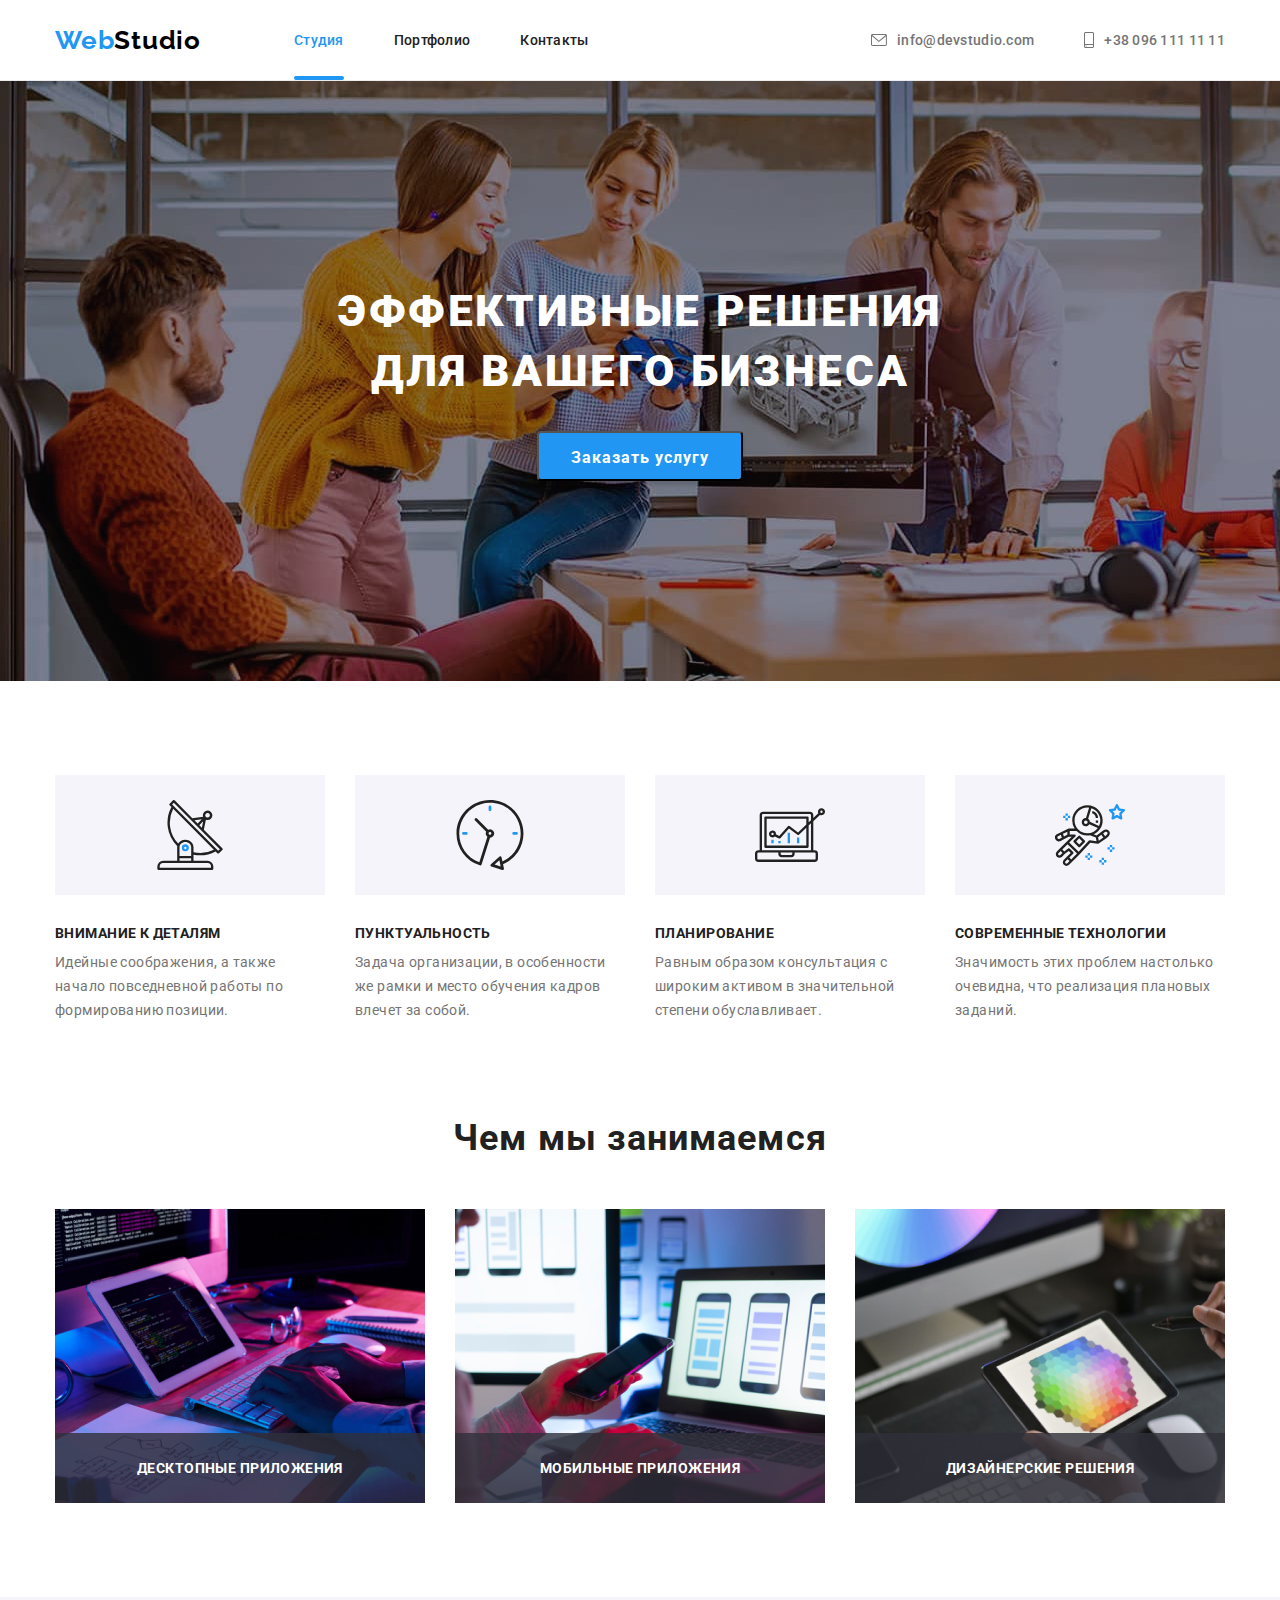
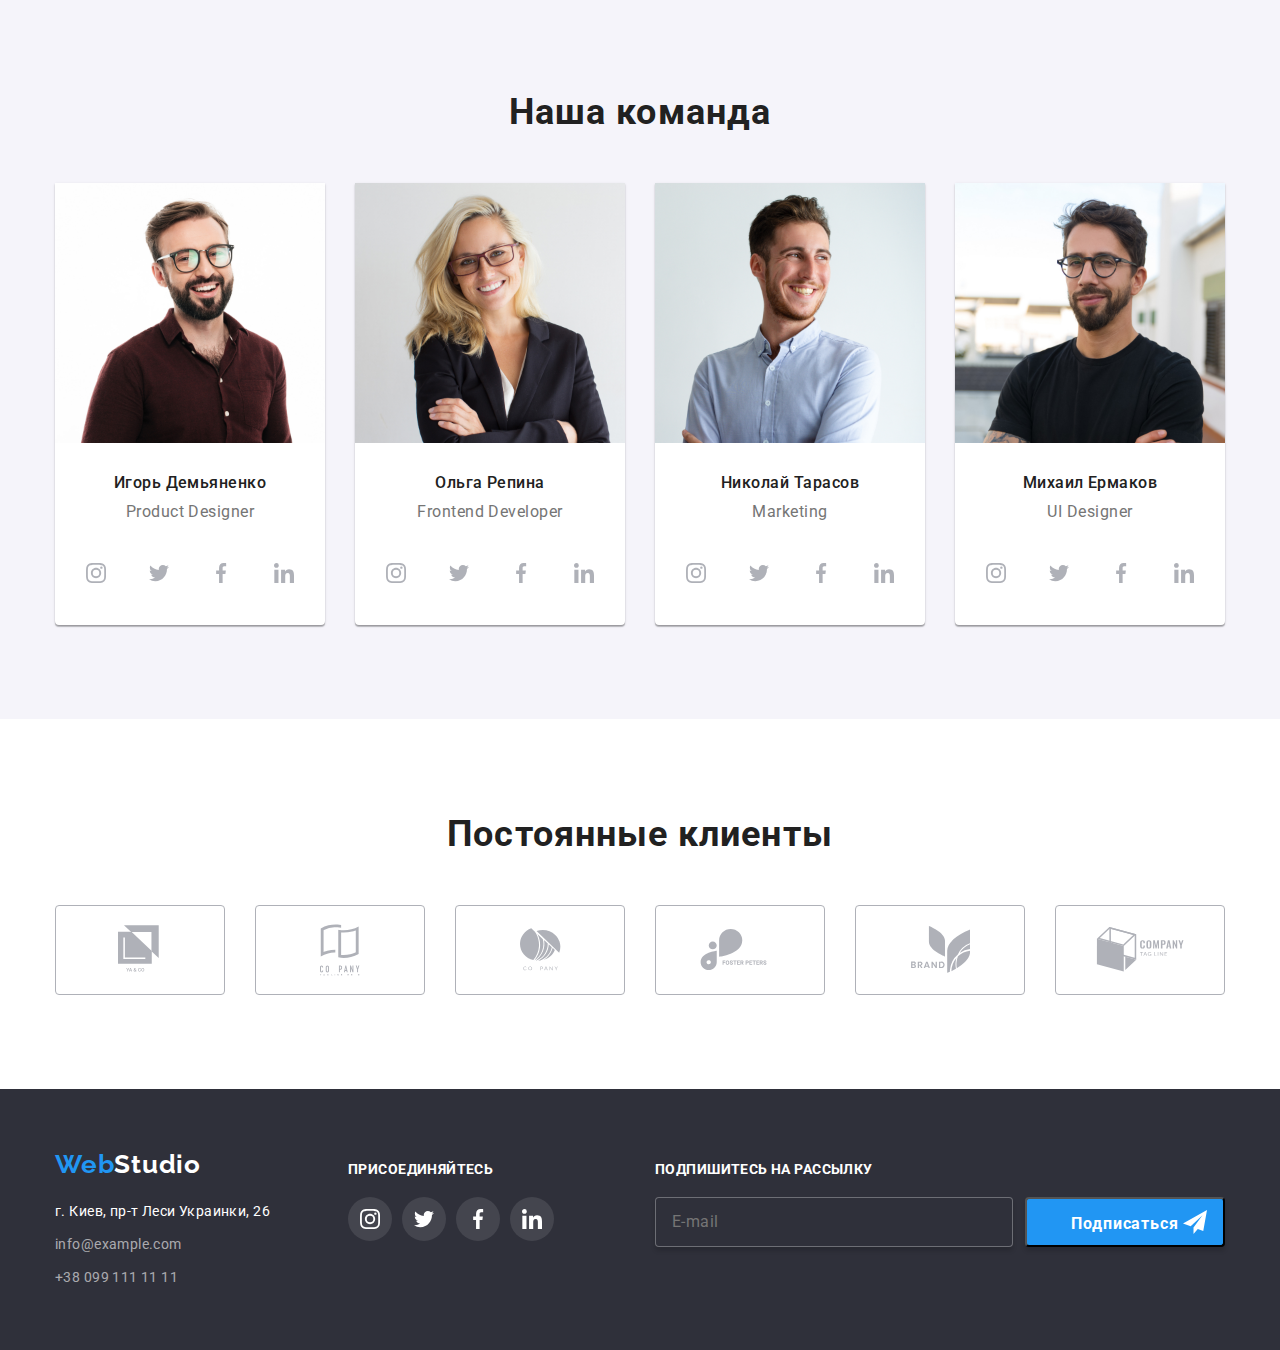
<file: index.html>
<!DOCTYPE html>
<html lang="ru">

<head>
    <meta charset="UTF-8">
    <meta name="viewport" content="width=device-width, initial-scale=1.0">
    <title>Web-studio</title>
    <link rel="stylesheet" href="https://cdnjs.cloudflare.com/ajax/libs/modern-normalize/1.0.0/modern-normalize.min.css">
    <link rel="preconnect" href="https://fonts.gstatic.com">
<link href="https://fonts.googleapis.com/css2?family=Raleway:wght@700&family=Roboto:wght@400;500;700;900&display=swap" rel="stylesheet">
<link rel="stylesheet" href="./css/main.min.css">

</head>

<body>
    <header class="header">
        <div class="container">
       
           <a href="./index.html" class="logo">Web<span class="accent-white">Studio</span></a>
            <nav class="navigation">        
            <ul class="navigation-list">
                <li class="navigation-list-item"><a class="navigation-list-link current" href="#">Студия</a></li>
                <li class="navigation-list-item"><a class="navigation-list-link" href="./portfolio.html">Портфолио</a></li>
                <li class="navigation-list-item"><a class="navigation-list-link" href="#">Контакты</a></li>
            </ul>
        </nav>
        <address class="address-link">
            <ul class="contacts-head-list">
                 <li class="contacts-head-item">  <a class=" contacts-head-link mail" href="mailto:info@devstudio.com">
                     <svg class="contacts-icon" width="16" height="12">
                         <use href=./images/sprite.svg#icon-envelope></use>
                     </svg>
            <p>  info@devstudio.com</p></a>
                </li>
       
                <li class="contacts-head-item">  <a class="contacts-head-link tel" href="tel:+380961111111">
                            <svg class="contacts-icon" width="10" height="16">
                    <use href=./images/sprite.svg#icon-smartphone></use></svg>
                <p> +38 096 111 11 11</p></a></li>
            </ul>
        </address>
    </div>   
    </header>
<main>
    <!--Hero-->
    <section class="hero">
        <div class="container">
        <h1 class="main-title">Эффективные решения<br/> для вашего бизнеса</h1>
        <div class="button-container" >
        <button class="mdlbutton" data-modal-open>Заказать услугу</button>
    </div> 
</div>
    </section>
    <!--About-->
    <section class="about">  
        <div class="container">
        <h2 class="visually-hidden">О нас</h2>
        
        <ul class="about-list">

           
            <li class="about-list-item">
                <div class="poster">
                <svg class="poster-icon" width="70" height="70">
                    <use href=./images/sprite.svg#icon-antenna></use>
                </svg></div>   
            <h3 class="title-about-list">Внимание к деталям</h3>
                <p class="about-text">Идейные соображения, а также начало повседневной работы по формированию позиции.</p>
            </li>    
            <li class="about-list-item">
                <div class="poster">
                <svg class="poster-icon" width="70" height="70">
                    <use href=./images/sprite.svg#icon-clock></use>
                </svg></div>
                <h3 class="title-about-list">Пунктуальность</h3>
                <p class="about-text">Задача организации, в особенности же рамки и место обучения кадров влечет за собой.</p>
        
            </li>
            <li class="about-list-item">
                <div class="poster">
                <svg class="poster-icon" width="70" height="70">
                    <use href=./images/sprite.svg#icon-diagram></use>
                </svg></div>
                <h3 class="title-about-list">Планирование</h3>
            <p class="about-text">Равным образом консультация с широким активом в значительной степени обуславливает.</p>
        </li>
            <li class="about-list-item">
                <div class="poster">
                <svg class="poster-icon" width="70" height="70">
                    <use href=./images/sprite.svg#icon-astronaut></use>
                </svg></div>
                <h3 class="title-about-list">Современные технологии</h3>
            <p class="about-text">Значимость этих проблем настолько очевидна, что реализация плановых заданий.</p>
        </li>
        </ul>
    </div>
    </section>

<!--Our job-->
<section class="our-job">
    <div class="container">
<h2 class="title">Чем мы занимаемся</h2>
<ul class="list-our-job">
    <li class="list-our-job-item">
        <img src="./images/img1.jpg" alt="работа над алгоритмом" width="370" height="294"/>
        <div class="description"><p class="description-text">  Десктопные приложения
        </p></div> 
    </li>
    <li class="list-our-job-item">
        <img src="./images/img2.jpg" alt="разработка мобильного приложения" width="370" height="294"/>
        <div class="description"><p class="description-text">Мобильные приложения
        </p></div> 
    </li>
    <li class="list-our-job-item">
        <img src="./images/img3.jpg" alt="работа над цветом" width="370" height="294"/>
        <div class="description"><p class="description-text">Дизайнерские решения
        </p></div> 
    </li>
</ul>
</div> 
</section> 
<!--employees-->
<section class="employee">
    <div class="container">
    <h2 class="title">Наша команда</h2>
    <ul class="employee-list">
        <li class="employee-list-item">
            <img class="employee-list-img"
            src="./images/img4.jpg" alt="мужчина" width="270" height="260"/>
            <h3 class="employee-list-name">Игорь Демьяненко</h3>
            <p class="employee-list-prof" lang="en">Product Designer</p>
            <ul class="social-list">
                <li class="social-list-item">
                    <a class="social-list-link" href=""><svg class="social-list-icon" width="20" height="20">

                     <use href=./images/sprite.svg#icon-instagram></use>
                    </svg></a>
                </li>
                <li class="social-list-item">


                        <a class="social-list-link" href=""><svg class="social-list-icon" width="20" height="20">

                            <use href=./images/sprite.svg#icon-twitter></use>
                           </svg></a>
                </li>
                <li class="social-list-item">
                    <a class="social-list-link" href=""><svg class="social-list-icon" width="20" height="20">

                        <use href=./images/sprite.svg#icon-facebook></use>
                       </svg></a>
                </li>
                <li class="social-list-item">
                    <a class="social-list-link" href=""><svg class="social-list-icon" width="20" height="20">

                        <use href=./images/sprite.svg#icon-linkedin></use>
                       </svg></a>
                </li>
            </ul>
        </li>
        <li class="employee-list-item">
            
            <img class="employee-list-img" src="./images/img5.jpg" alt="женщина" width="270" height="260"/>
            <h3 class="employee-list-name">Ольга Репина</h3>
            <p class="employee-list-prof" lang="en">Frontend Developer </p>
            <ul class="social-list">
                <li class="social-list-item">
                    <a class="social-list-link" href=""><svg class="social-list-icon" width="20" height="20">

                        <use href=./images/sprite.svg#icon-instagram></use>
                       </svg></a>
                </li>
                <li class="social-list-item">
                    <a class="social-list-link" href=""><svg class="social-list-icon" width="20" height="20">

                        <use href=./images/sprite.svg#icon-twitter></use>
                       </svg></a>
                </li>
                <li class="social-list-item">
                    <a class="social-list-link" href=""><svg class="social-list-icon" width="20" height="20">

                        <use href=./images/sprite.svg#icon-facebook></use>
                       </svg></a>
                </li>
                <li class="social-list-item">
                    <a class="social-list-link" href=""><svg class="social-list-icon" width="20" height="20">

                        <use href=./images/sprite.svg#icon-linkedin></use>
                       </svg></a>
                </li>
            </ul>
        </li>
        <li class="employee-list-item">
            <img class="employee-list-img" src="./images/img6.jpg" alt="мужчина" width="270" height="260"/>
            <h3 class="employee-list-name">Николай Тарасов</h3>
            <p class="employee-list-prof" lang="en">Marketing</p>
            <ul class="social-list">
                <li class="social-list-item">
                    <a class="social-list-link" href=""><svg class="social-list-icon" width="20" height="20">

                        <use href=./images/sprite.svg#icon-instagram></use>
                       </svg></a>
                </li>
                <li class="social-list-item">
                    <a class="social-list-link" href=""><svg class="social-list-icon" width="20" height="20">

                        <use href=./images/sprite.svg#icon-twitter></use>
                       </svg></a>
                </li>
                <li class="social-list-item">
                    <a class="social-list-link" href=""><svg class="social-list-icon" width="20" height="20">

                        <use href=./images/sprite.svg#icon-facebook></use>
                       </svg></a>
                </li>
                <li class="social-list-item">
                    <a class="social-list-link" href=""><svg class="social-list-icon" width="20" height="20">

                        <use href=./images/sprite.svg#icon-linkedin></use>
                       </svg></a>
                </li>
            </ul>
        </li>
        <li class="employee-list-item">
            <img class="employee-list-img" src="./images/img7.jpg" alt="мужчина" width="270" height="260"/>
            <h3 class="employee-list-name">Михаил Ермаков</h3>
            <p class="employee-list-prof" lang="en">UI Designer</p>
            <ul class="social-list">
                <li class="social-list-item">
                    <a class="social-list-link" href=""><svg class= "social-list-icon"width="20" height="20">

                        <use href=./images/sprite.svg#icon-instagram></use>
                       </svg></a>
                </li>
                <li class="social-list-item">
                    <a class="social-list-link" href=""><svg class="social-list-icon" width="20" height="20">

                        <use href=./images/sprite.svg#icon-twitter></use>
                       </svg></a>
                </li>
                <li class="social-list-item">
                    <a class="social-list-link" href=""><svg class="social-list-icon" width="20" height="20">

                        <use href=./images/sprite.svg#icon-facebook></use>
                       </svg></a>
                </li>
                <li class="social-list-item">
                    <a class="social-list-link" href=""><svg class="social-list-icon" width="20" height="20">

                        <use href=./images/sprite.svg#icon-linkedin></use>
                       </svg></a>
                </li>
            </ul>
        </li>
    </ul>
</div>
</section>
<section class="clients">
    <div class="container">
        <h2 class="title">Постоянные клиенты</h2>
        <ul class="clients-list">
         <li class="clients-list-item">
             <a class="clients-list-link" href="">
                 <svg class="clients-list-icon" width="45" height="50"><use href=./images/sprite.svg#icon-logo-1></use></svg>
                </a>
            </li>
         <li class="clients-list-item">
             <a class="clients-list-link" href="">
                 <svg class="clients-list-icon" width="40" height="52"><use href=./images/sprite.svg#icon-logo-2></use></svg>
                </a>
            </li>
         <li class="clients-list-item">
             <a class="clients-list-link" href="">
                 <svg class="clients-list-icon" width="41" height="43"><use href=./images/sprite.svg#icon-logo-3></use></svg>
                </a>
            </li>
         <li class="clients-list-item">
             <a class="clients-list-link" href="">
                 <svg class="clients-list-icon" width="80" height="42"><use href=./images/sprite.svg#icon-logo-4></use></svg>
                </a>
            </li>
         <li class="clients-list-item">
             <a class="clients-list-link" href="">
                 <svg class="clients-list-icon" width="59" height="47"><use href=./images/sprite.svg#icon-logo-5></use></svg>
                </a>
            </li>
         <li class="clients-list-item">
             <a class="clients-list-link" href="">
                 <svg class="clients-list-icon" width="89" height="45"><use href=./images/sprite.svg#icon-logo-6></use></svg>
                </a>
            </li>
        </ul>
    </div>

</section>           
</main>
<footer class="footer">
    <div class="container">
        <div class="left-side">
    <a href="./index.html"><p class="logo">
        Web<span class="accent-dark">Studio</span>

    </p></a>
    <!--contacts-->
        <h2 class="visually-hidden">Контакты</h2>
        <address class="address">
            <p>г. Киев, пр-т Леси Украинки, 26</p>
<ul class="contacts">
    
    <li class="contacts-item"><a class="mail" href="mailto:info@devstudio.com">info@example.com</a></li>
     
    <li class="contacts-item"><a class="tel" href="tel:+380961111111">+38 099 111 11 11</a></li>
</ul>
</address>
</div>
<div class="right-side">
    <h3 class="title-social">присоединяйтесь</h3>
    <ul class="social-list">
        <li class="social-list-item dark ">
            <a class="social-list-link dark" href=""><svg class= "social-list-icon dark"width="20" height="20">

                <use href=./images/sprite.svg#icon-instagram></use>
               </svg></a>
        </li>
        <li class="social-list-item dark">
            <a class="social-list-link dark" href=""><svg class="social-list-icon dark" width="20" height="20">

                <use href=./images/sprite.svg#icon-twitter></use>
               </svg></a>
        </li>
        <li class="social-list-item dark">
            <a class="social-list-link dark" href=""><svg class="social-list-icon dark" width="20" height="20">

                <use href=./images/sprite.svg#icon-facebook></use>
               </svg></a>
        </li>
        <li class="social-list-item dark">
            <a class="social-list-link dark" href=""><svg class="social-list-icon dark" width="20" height="20">

                <use href=./images/sprite.svg#icon-linkedin></use>
               </svg></a>
        </li>
    </ul>  
</div>
    <div class="form">
        <p>Подпишитесь на рассылку</p>
        <form action="#" class="distribution">
            <div class="form-field">
            <input type="mail" class="distribution-mail" id="dst-mail" placeholder="E-mail">
            <button type="submit" class="mdlbutton">Подписаться</button>
            <svg class="icon-aeroplane" width="24" height="24">
                <use href=./images/sprite.svg#icon-aeroplane></use>
            </svg>
        </div>
        </form>

    </div>
</div>
</footer>
<!----modal window--> 
<div class="backdrop is-hidden" data-modal >
    <div class="modal">
        <button type="button" class="modal-close-btn" data-modal-close>
            <svg class="close-icon" width="18" height="18">
                <use href=./images/sprite.svg#icon-close></use>
            </svg>
            
        </button>
        <form action="#"class="modal-form">
            <p class="form-offer">Оставьте свои данные, мы вам перезвоним</p>
            <label for="name" class="modal-form-label" >Имя</label>
            <div class="modal-form-icon">
            <input type="text" name="user-name" class="modal-form-input" id="name">
            <svg class="icon-form" width="12" height="12">
                <use href=./images/sprite.svg#icon-person></use>
            </svg>
        </div>

            <label for="phone" class="modal-form-label" >Телефон</label>
            <div class="modal-form-icon">
            <input type="tel" name="user-phone" class="modal-form-input" id="phone">
             <svg class="icon-form" width="13" height="13">
                 <use href=./images/sprite.svg#icon-tel></use>
             </svg>
            </div>

            <label for="cover" class="modal-form-label" >Почта</label>
            <div class="modal-form-icon">
            <input type="mail" name="user-mail" class="modal-form-input" id="cover">
            <svg class="icon-form" width="15" height="12">
                <use  href=./images/sprite.svg#icon-cover></use>
            </svg>
            </div>

            <label for="area" class="modal-form-label">Комментарий</label>
            <textarea name="user-letter" class="modal-form-letter"
            placeholder="Введите текст" id="area" ></textarea>

            <input type="checkbox" name="user-sign" class="modal-form-check visually-hidden" id="sing">
            <label for="sing" class="modal-form-label-check">Соглашаюсь с рассылкой и принимаю <a href="" class="contract"> Условия договора</a></label>

            <button type="submit" class="mdlbutton">Отправить</button>
        </form>
    </div>
</div> 
<script src="./js/modal.js"></script>
</body> 
</html>
</file>
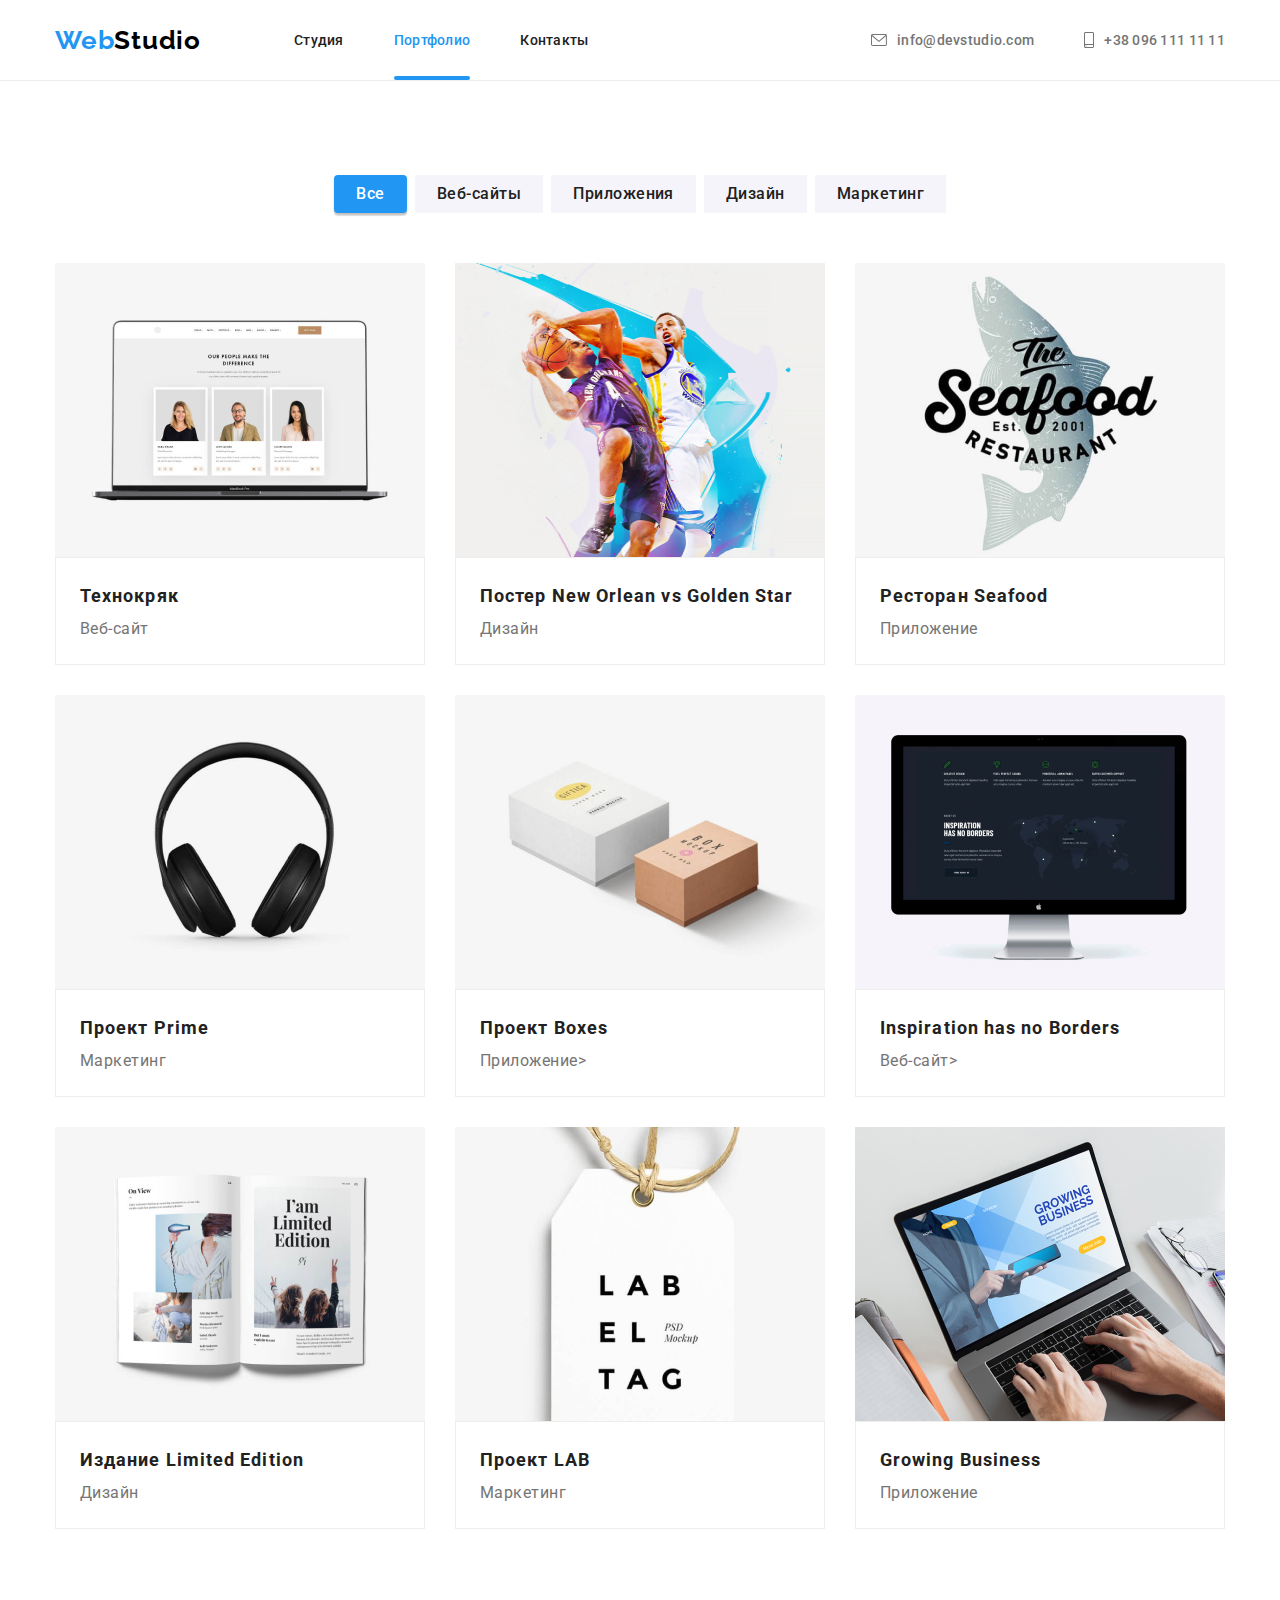
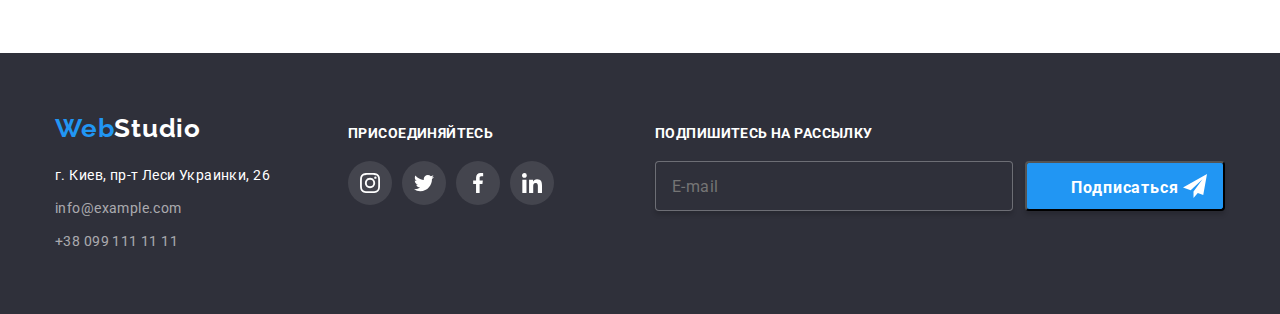
<file: portfolio.html>
<!DOCTYPE html>
<html lang="ru">

<head>
    <meta charset="UTF-8">
    <meta name="viewport" content="width=device-width, initial-scale=1.0">
    <title>Web-studio</title>
    <link rel="stylesheet" href="https://cdnjs.cloudflare.com/ajax/libs/modern-normalize/1.0.0/modern-normalize.min.css">
    <link rel="preconnect" href="https://fonts.gstatic.com">
<link href="https://fonts.googleapis.com/css2?family=Raleway:wght@700&family=Roboto:wght@400;500;700;900&display=swap" rel="stylesheet">
<link rel="stylesheet" href="./css/portfolio.min.css">

</head>

<body>
    <header class="header">
            <div class="container">
           <a href="./index.html" class="logo">Web<span class="accent-white">Studio</span></a>
            <nav class="navigation">        
            <ul class="navigation-list">
                <li class="navigation-list-item"><a class="navigation-list-link" href="./index.html">Студия</a></li>
                <li class="navigation-list-item"><a class="navigation-list-link current" href="#">Портфолио</a></li>
                <li class="navigation-list-item"><a class="navigation-list-link" href="#">Контакты</a></li>
            </ul>
        </nav>
        <address class="address-link">
            <ul class="contacts-head-list">
                 <li class="contacts-head-item">
                          <a class="contacts-head-link mail" href="mailto:info@devstudio.com">
                    <svg class="contacts-icon" width="16" height="12">
                        <use href=./images/sprite.svg#icon-envelope></use>
                    </svg>
            <p> info@devstudio.com</p>  </a>
                </li>
                <li class="contacts-head-item">
                           <a class="contacts-head-link tel" href="tel:+380961111111">
                    <svg class="contacts-icon" width="10" height="16">
                        <use href=./images/sprite.svg#icon-smartphone></use></svg>
            <p> +38 096 111 11 11</p></a></li>
            </ul>
        </address> 
    </div>
    </header>
    <main>
        
        <!--our projects-->
        <section class="portfolio">
            <div class="container">
            <h1 class="visually-hidden">Наши проекты</h1>
            <ul class="filters-list">
                <li class="filters-list-item"><button type="button" class="filter active">Все</button></li>
                <li class="filters-list-item"><button type="button" class="filter">Веб-сайты</button></li>
                <li class="filters-list-item"><button type="button" class="filter">Приложения</button></li>
                <li class="filters-list-item"><button type="button" class="filter">Дизайн</button></li>
                <li class="filters-list-item"><button type="button" class="filter">Маркетинг</button></li>

            </ul>
            <ul class="portfolio-list">
                <li class="portfolio-list-item"><a class="portfolio-list-link" 
                    href=""><div class=thumb><img src="./projects/project 1.jpg" alt="открытый ноутбук"
                    width="370" height="294"/><p class="overlay">Технокряк это современная площадка распространения коронавируса. Компании используют эту платформу для цифрового шпионажа и атак на защищённые сервера конкурентов.</p></div>
                    <div class="card-content">
                    <h2 class="portfolio-title">Технокряк</h2>
                    <p class="portfolio-text">Веб-сайт</p> </div>             
                </a>
                </li>

                <li class="portfolio-list-item"><a class="portfolio-list-link" 
                    href=""><div class=thumb>
                    <img src="./projects/project 2.jpg" alt="игра в баскетбол"
                    width="370" height="294"/><p class="overlay">Технокряк это современная площадка распространения коронавируса. Компании используют эту платформу для цифрового шпионажа и атак на защищённые сервера конкурентов.</p></div>
                    <div class="card-content">
                    <h2 class="portfolio-title">Постер New Orlean vs Golden Star</h2>
                    <p class="portfolio-text">Дизайн</p></div>
                </a>
            </li>

                <li class="portfolio-list-item"><a class="portfolio-list-link"
                     href=""><div class=thumb><img src="./projects/project 3.jpg" alt="рыба"
                    width="370" height="294"/><p class="overlay">Технокряк это современная площадка распространения коронавируса. Компании используют эту платформу для цифрового шпионажа и атак на защищённые сервера конкурентов.</p></div>
                    <div class="card-content">
                <h2 class="portfolio-title">Ресторан Seafood</h2>
                <p class="portfolio-text">Приложение</p></div>
            </a></li>

                <li class="portfolio-list-item"><a class="portfolio-list-link"
                    href=""><div class=thumb><img src="./projects/project 4.jpg" alt="наушники"
                    width="370" height="294"/><p class="overlay">Технокряк это современная площадка распространения коронавируса. Компании используют эту платформу для цифрового шпионажа и атак на защищённые сервера конкурентов.</p></div>
                    <div class="card-content">
                <h2 class="portfolio-title">Проект Prime</h2>
                <P class="portfolio-text">Маркетинг</P></div>
            </a></li>

                <li class="portfolio-list-item"><a class="portfolio-list-link"
                    href=""><div class=thumb><img src="./projects/project 5.jpg" alt="две коробочки"
                    width="370" height="294"/><p class="overlay">Технокряк это современная площадка распространения коронавируса. Компании используют эту платформу для цифрового шпионажа и атак на защищённые сервера конкурентов.</p></div>
                    <div class="card-content">
                <h2 class="portfolio-title">Проект Boxes</h2>
                <p class="portfolio-text">Приложение></P></div>
            </a></li>

                <li class="portfolio-list-item"><a class="portfolio-list-link" 
                    href=""><div class=thumb><img src="./projects/project 6.jpg" alt="экран компьютера"
                    width="370" height="294"/><p class="overlay">Технокряк это современная площадка распространения коронавируса. Компании используют эту платформу для цифрового шпионажа и атак на защищённые сервера конкурентов.</p></div>
                    <div class="card-content">
                <h2 class="portfolio-title">Inspiration has no Borders</h2>
                 <p class="portfolio-text">Веб-сайт></p></div>
                </a></li>

                <li class="portfolio-list-item"><a class="portfolio-list-link"
                     href=""><div class=thumb><img src="./projects/project 7.jpg" alt="открытая книга"
                         width="370" height="294"/><p class="overlay">Технокряк это современная площадка распространения коронавируса. Компании используют эту платформу для цифрового шпионажа и атак на защищённые сервера конкурентов.</p></div>
                    <div class="card-content">
                <h2 class="portfolio-title">Издание Limited Edition</h2>
                 <p class="portfolio-text">Дизайн</p></div>
                </a></li>

                <li class="portfolio-list-item"><a class="portfolio-list-link" 
                    href=""><div class=thumb><img src="./projects/project 8.jpg" alt="бирка"
                    width="370" height="294"/><p class="overlay">Технокряк это современная площадка распространения коронавируса. Компании используют эту платформу для цифрового шпионажа и атак на защищённые сервера конкурентов.</p></div>
                    <div class="card-content">
                <h2 class="portfolio-title">Проект LAB</h2>
                 <p class="portfolio-text">Маркетинг</p></div>
                </a></li>

                <li class="portfolio-list-item"><a class="portfolio-list-link" href="">
                    <div class=thumb><img src="./projects/project 9.jpg" alt="работа за ноутбуком"
                    width="370" height="294"/><p class="overlay">Технокряк это современная площадка распространения коронавируса. Компании используют эту платформу для цифрового шпионажа и атак на защищённые сервера конкурентов.</p></div>
                    <div class="card-content">
                <h2 class="portfolio-title">Growing Business</h2>
                 <p class="portfolio-text">Приложение</p></div></a></li>
            </ul>
        </div>
        </section>
         <!---end our projects-->
    </main>
    <footer class="footer">
        <div class="container">
            <div class="left-side">  
        <a href="./index.html"><p class="logo">
            Web<span class="accent-dark">Studio</span>
    
        </p></a>
        <!--contacts-->
            <h2 class="visually-hidden">Контакты</h2>
            <address class="address">
                <p>г. Киев, пр-т Леси Украинки, 26</p>
    <ul class="contacts">
        
        <li class="contacts-item"><a class="mail" href="mailto:info@devstudio.com">info@example.com</a></li>
         
        <li class="contacts-item"><a class="tel" href="tel:+380961111111">+38 099 111 11 11</a></li>
    </ul>
    </address>
</div>
    <div class="right-side">
        <h3 class="title-social">присоединяйтесь</h3>
        <ul class="social-list">
            <li class="social-list-item dark ">
                <a class="social-list-link dark" href=""><svg class= "social-list-icon dark"width="20" height="20">
    
                    <use href=./images/sprite.svg#icon-instagram></use>
                   </svg></a>
            </li>
            <li class="social-list-item dark">
                <a class="social-list-link dark" href=""><svg class="social-list-icon dark" width="20" height="20">
    
                    <use href=./images/sprite.svg#icon-twitter></use>
                   </svg></a>
            </li>
            <li class="social-list-item dark">
                <a class="social-list-link dark" href=""><svg class="social-list-icon dark" width="20" height="20">
    
                    <use href=./images/sprite.svg#icon-facebook></use>
                   </svg></a>
            </li>
            <li class="social-list-item dark">
                <a class="social-list-link dark" href=""><svg class="social-list-icon dark" width="20" height="20">
    
                    <use href=./images/sprite.svg#icon-linkedin></use>
                   </svg></a>
            </li>
        </ul>  
    </div>
    <div class="form">
        <p>Подпишитесь на рассылку</p>
        <form action="#" class="distribution">
            <div class="form-field">
            <input type="mail" class="distribution-mail" id="dst-mail" placeholder="E-mail">
            <button type="submit" class="mdlbutton">Подписаться</button>
            <svg class="icon-aeroplane" width="24" height="24">
                <use href=./images/sprite.svg#icon-aeroplane></use>
            </svg>
        </div>
        </form>

    </div>
    </div>
    </footer>
</body>
</html>
</file>
<file: css/main.min.css>
:root{--main-font: "Roboto", sans-serif;--secondery-font: "Raleway", sans-serif;--accent-color: #2196F3}*,*::before,*::after{margin:0;padding:0}img{display:block}body{font-family:var(--main-font)}li{list-style-type:none}ul{padding-left:0}a{text-decoration:none;color:#212121}a:hover,a:focus{outline:none}button:hover,button:focus{outline:none}.container{width:1200px;margin:0 auto;padding:0 15px}.footer .container{display:flex;justify-content:space-between}.header .container{display:flex;align-items:center;height:80px}.mdlbutton{display:inline-block;font-family:var(--main-font);font-weight:700;font-size:16px;line-height:1.875;letter-spacing:0.06em;color:#FFFFFF;min-width:200px;height:50px;background-color:var(--accent-color);border-radius:4px;box-shadow:0px 4px 4px rgba(0,0,0,0.15);cursor:pointer;padding:10px 32px;padding:10px 32px;transition:color 250ms cubic-bezier(0.4, 0, 0.2, 1),background-color 250ms cubic-bezier(0.4, 0, 0.2, 1);align-self:center}.mdlbutton:hover,.mdlbutton:focus{color:#FFFFFF;background-color:#188CE8}.button-container{text-align:center}.visually-hidden{position:absolute;width:1px;height:1px;margin:-1px;border:0;padding:0;white-space:nowrap;clip-path:inset(100%);clip:rect(0 0 0 0);overflow:hidden}.logo{font-family:var(--secondery-font);font-weight:700;font-size:26px;line-height:1.192;letter-spacing:0.03em;color:var(--accent-color)}.logo .accent-white{font-family:var(--secondery-font);font-weight:700;font-size:26px;line-height:1.192;letter-spacing:0.03em;color:#000000}.logo .accent-dark{font-family:var(--secondery-font);font-weight:700;font-size:26px;line-height:1,192;letter-spacing:0.03em;color:#FFFFFF}.title{font-weight:700;font-size:36px;line-height:1.167;text-align:center;letter-spacing:0.03em;color:#212121}.tel:hover,.tel:focus,.mail:hover,.mail:focus{color:var(--accent-color)}.header{border-bottom:1px solid #ECECEC}.header .logo{margin-right:93px}.navigation-list-link{font-style:normal;font-weight:500;font-size:14px;line-height:1.143;letter-spacing:0.02em;color:#212121;transition:color 250ms cubic-bezier(0.4, 0, 0.2, 1)}.navigation-list{display:flex;align-items:center}.navigation-list-item:not(:last-child){margin-right:50px}.contacts-head-list>.contacts-head-item p{font-style:normal;font-weight:500;font-size:14px;line-height:1.143;letter-spacing:0.02em;color:#757575;transition:color 250ms cubic-bezier(0.4, 0, 0.2, 1)}.address-link{margin-left:auto}.contacts-head-list{display:flex;align-items:center}.contacts-head-item:not(:last-child){margin-right:50px}.contacts-head-link{display:flex;align-items:center}.contacts-head-link:hover p,.contacts-head-link:focus p{color:var(--accent-color)}.contacts-icon{margin-right:10px;cursor:pointer;fill:#757575;transition:fill 250ms cubic-bezier(0.4, 0, 0.2, 1)}.contacts-head-link:hover .contacts-icon,.contacts-head-link:focus .contacts-icon{fill:var(--accent-color)}.navigation-list.navigation-list-link,.current{color:var(--accent-color)}.navigation-list-link{display:block;padding-top:32px;padding-bottom:32px;transition:color 250ms cubic-bezier(0.4, 0, 0.2, 1)}.navigation-list-link:hover,.navigation-list-link:focus{color:var(--accent-color)}.navigation-list-link.current{display:block;position:relative}.navigation-list-link.current::after{content:"";display:block;width:100%;height:4px;background-color:var(--accent-color);border-radius:2px;position:absolute;bottom:0;left:0}.hero{padding-top:200px;padding-bottom:200px;height:600px;max-width:1600px;margin-left:auto;margin-right:auto;background-image:linear-gradient(to right, rgba(47,48,58,0.1), rgba(47,48,58,0.1)),url(../images/img.jpg);background-color:#c4c4c4;background-size:cover;background-repeat:no-repeat}.main-title{font-weight:900;font-size:44px;line-height:1.364;letter-spacing:0.06em;text-transform:uppercase;text-align:center;margin-bottom:30px;color:#FFFFFF}.about{padding-top:94px}.about-list{display:flex}.about-list-item{width:270px}.about-list-item:not(:last-child){margin-right:30px}.title-about-list{margin-bottom:10px;font-weight:700;font-size:14px;line-height:1.143;letter-spacing:0.03em;text-transform:uppercase;color:#212121}.about-list>.about-list-item .about-text{font-weight:400;font-size:14px;line-height:1.714;letter-spacing:0.03em;color:#757575}.poster{display:flex;height:120px;background-color:#F5F4FA;justify-content:center;align-items:center;margin-bottom:30px}.our-job{padding-top:94px;padding-bottom:94px}.list-our-job{display:flex}.list-our-job-item:not(:last-child){margin-right:30px}.title{margin-bottom:50px}.description-text{font-weight:700;font-size:14px;line-height:1.143;text-align:center;letter-spacing:0.03em;text-transform:uppercase;color:#FFFFFF}.description{position:absolute;height:70px;width:100%;right:0;bottom:0;background-color:rgba(47,48,58,0.8);padding-top:27px;padding-bottom:27px}.list-our-job-item{position:relative}.employee{padding-top:94px;padding-bottom:94px;background-color:#F5F4FA}.employee-list{display:flex}.employee-list-item{background-color:#FFFFFF;box-shadow:0px 1px 3px rgba(0,0,0,0.12),0px 1px 1px rgba(0,0,0,0.14),0px 2px 1px rgba(0,0,0,0.2);border-radius:0px 0px 4px 4px}.employee-list-item:not(:last-child){margin-right:30px}.employee-list-img{margin-bottom:30px}.employee-list>.employee-list-item>.employee-list-name{font-weight:500;font-size:16px;line-height:1.188;letter-spacing:0.03em;color:#212121;text-align:center;margin-bottom:10px}.employee-list>.employee-list-item>.employee-list-prof{font-weight:400;font-size:16px;line-height:1.188;letter-spacing:0.03em;color:#757575;text-align:center;margin-bottom:30px}.social-list{display:flex;justify-content:space-evenly;margin-bottom:30px}.social-list-link{display:flex;width:44px;height:44px;border-radius:50%;background-color:#fff;justify-content:center;align-items:center;transition:background-color 250ms cubic-bezier(0.4, 0, 0.2, 1)}.social-list-link:hover,.social-list-link:focus{background-color:var(--accent-color)}.social-list-icon{fill:#AFB1B8;transition:fill 250ms cubic-bezier(0.4, 0, 0.2, 1)}.social-list-link:hover .social-list-icon,.social-list-link:focus .social-list-icon{fill:#FFFFFF}.clients{padding-top:94px;padding-bottom:94px}.clients-list{display:flex}.clients-list-item{width:170px;height:90px;border:1px solid #AFB1B8;border-radius:4px}.clients-list-item:not(:last-child){margin-right:30px}.clients-list-icon{fill:#AFB1B8;transition:fill 250ms cubic-bezier(0.4, 0, 0.2, 1)}.clients-list-link:hover .clients-list-icon,.clients-list-link:focus .clients-list-icon{fill:var(--accent-color)}.clients-list-icon:hover,.clients-list-icon:focus{fill:var(--accent-color)}.clients-list-link{display:inline-block;width:100%;height:100%;display:flex;justify-content:center;align-items:center;cursor:pointer;transition:border 250ms cubic-bezier(0.4, 0, 0.2, 1)}.clients-list-link:hover,.clients-list-link:focus{border:1px solid #2196F3}.footer{background-color:#2f303a;padding-top:60px;padding-bottom:60px}.left-side{margin-right:70px}.address{font-style:normal;font-weight:400;font-size:14px;line-height:1.714;letter-spacing:0.03em;color:#FFFFFF;margin-top:20px}.contacts{margin-top:9px}.contacts a{color:rgba(255,255,255,0.6)}.contacts-item:not(:last-child){margin-bottom:9px}.right-side{min-width:206px;height:80px;margin-right:93px}.title-social{font-weight:700;font-size:14px;line-height:1.143;letter-spacing:0.03em;text-transform:uppercase;color:#FFFFFF;margin-top:12px;margin-bottom:20px}.social-list{display:flex;justify-content:space-evenly}.social-list-link{display:flex;width:44px;height:44px;border-radius:50%;background-color:#fff;justify-content:center;align-items:center;transition:background-color 250ms cubic-bezier(0.4, 0, 0.2, 1)}.social-list-item.dark:not(:last-child){margin-right:10px}.social-list-link.dark{background-color:rgba(255,255,255,0.1);transition:background-color 250ms cubic-bezier(0.4, 0, 0.2, 1)}.social-list-link.dark:hover,.social-list-link.dark:focus{background-color:var(--accent-color)}.social-list-icon.dark{fill:#fff}.form p{font-weight:700;font-size:14px;line-height:1.143;letter-spacing:0.03em;text-transform:uppercase;margin-bottom:20px;color:#FFFFFF}.form{margin-top:12px;margin-bottom:34px}.form-field{display:flex;position:relative}.distribution-mail{display:block;width:358px;height:50px;border:1px solid rgba(255,255,255,0.3);box-shadow:0px 4px 4px rgba(0,0,0,0.15);border-radius:4px;background-color:#2F303A;margin-right:12px;font-weight:400;font-size:16px;line-height:1.25;letter-spacing:0.03em;color:rgba(255,255,255,0.6);padding:16px}.icon-aeroplane{display:block;position:absolute;right:18px;top:50%;transform:translateY(-50%)}.backdrop{position:fixed;top:0;left:0;width:100%;height:100%;background-color:rgba(0,0,0,0.2)}.modal{position:absolute;width:528px;height:581px;top:50%;left:50%;transform:translate(-50%, -50%);background-color:#FFFFFF;box-shadow:0px 1px 3px rgba(0,0,0,0.12),0px 1px 1px rgba(0,0,0,0.14),0px 2px 1px rgba(0,0,0,0.2);border-radius:4px;padding:40px}.modal-close-btn{position:absolute;top:8px;right:8px;width:30px;height:30px;background-color:#FFFFFF;border:1px solid rgba(0,0,0,0.1);border-radius:50%;cursor:pointer}.close-icon{fill:#212121;transition:fill 250ms cubic-bezier(0.4, 0, 0.2, 1)}.modal-close-btn:hover .close-icon,.modal-close-btn:focus .close-icon{fill:var(--accent-color)}.is-hidden{opacity:0;visibility:hidden;pointer-events:none}.form-offer{font-weight:700;font-size:20px;line-height:0.92;text-align:center;letter-spacing:0.03em;color:#212121;margin-bottom:12px}.modal-form-label{font-weight:400;font-size:12px;line-height:1.167;letter-spacing:0.01em;color:#757575;margin-bottom:4px}.modal-form-label-check{font-weight:400;font-size:14px;line-height:1.714;letter-spacing:0.03em;color:#757575;margin-bottom:30px;text-align:center}.modal-form{display:flex;flex-direction:column}.modal-form-input{display:block;width:100%;height:40px;border:1px solid rgba(33,33,33,0.2);border-radius:4px;padding-left:12px}.modal-form-input:focus{outline:none;border-color:var(--accent-color)}.modal-form-icon{position:relative;margin-bottom:10px}.icon-form{display:block;position:absolute;left:12px;top:50%;transform:translateY(-50%);fill:#212121}.modal-form-input:focus+.icon-form{fill:var(--accent-color)}.modal-form-letter{font-size:12px;line-height:1.167;letter-spacing:0.01em;display:block;width:100%;height:120px;border:1px solid rgba(33,33,33,0.2);border-radius:4px;resize:none;transition:border-color 250ms cubic-bezier(0.4, 0, 0.2, 1);padding:15px;margin-bottom:20px}.modal-form-letter::placeholder{color:rgba(117,117,117,0.5)}.modal-form-letter:focus{outline:none;border-color:var(--accent-color)}.modal-form-letter:focus::placeholder{color:var(--accent-color)}.modal-form-label-check::before{display:inline-block;background-image:url(../images/checkbox.svg);width:16px;height:15px;content:"";margin-right:10px}.modal-form-label-check{display:flex;align-items:center;flex-wrap:wrap}.modal-form-check:checked+.modal-form-label-check::before{background-image:url(../images/iconcheck.svg)}.modal-form-label-check>.contract{color:var(--accent-color);text-decoration:underline;margin-left:8px}
/*# sourceMappingURL=main.min.css.map */
</file>
<file: css/portfolio.min.css>
:root{--main-font: "Roboto", sans-serif;--secondery-font: "Raleway", sans-serif;--accent-color: #2196F3}*,*::before,*::after{margin:0;padding:0}img{display:block}body{font-family:var(--main-font)}li{list-style-type:none}ul{padding-left:0}a{text-decoration:none;color:#212121}a:hover,a:focus{outline:none}button:hover,button:focus{outline:none}.container{width:1200px;margin:0 auto;padding:0 15px}.footer .container{display:flex;justify-content:space-between}.header .container{display:flex;align-items:center;height:80px}.mdlbutton{display:inline-block;font-family:var(--main-font);font-weight:700;font-size:16px;line-height:1.875;letter-spacing:0.06em;color:#FFFFFF;min-width:200px;height:50px;background-color:var(--accent-color);border-radius:4px;box-shadow:0px 4px 4px rgba(0,0,0,0.15);cursor:pointer;padding:10px 32px;padding:10px 32px;transition:color 250ms cubic-bezier(0.4, 0, 0.2, 1),background-color 250ms cubic-bezier(0.4, 0, 0.2, 1);align-self:center}.mdlbutton:hover,.mdlbutton:focus{color:#FFFFFF;background-color:#188CE8}.button-container{text-align:center}.visually-hidden{position:absolute;width:1px;height:1px;margin:-1px;border:0;padding:0;white-space:nowrap;clip-path:inset(100%);clip:rect(0 0 0 0);overflow:hidden}.logo{font-family:var(--secondery-font);font-weight:700;font-size:26px;line-height:1.192;letter-spacing:0.03em;color:var(--accent-color)}.logo .accent-white{font-family:var(--secondery-font);font-weight:700;font-size:26px;line-height:1.192;letter-spacing:0.03em;color:#000000}.logo .accent-dark{font-family:var(--secondery-font);font-weight:700;font-size:26px;line-height:1,192;letter-spacing:0.03em;color:#FFFFFF}.title{font-weight:700;font-size:36px;line-height:1.167;text-align:center;letter-spacing:0.03em;color:#212121}.tel:hover,.tel:focus,.mail:hover,.mail:focus{color:var(--accent-color)}.header{border-bottom:1px solid #ECECEC}.header .logo{margin-right:93px}.navigation-list-link{font-style:normal;font-weight:500;font-size:14px;line-height:1.143;letter-spacing:0.02em;color:#212121;transition:color 250ms cubic-bezier(0.4, 0, 0.2, 1)}.navigation-list{display:flex;align-items:center}.navigation-list-item:not(:last-child){margin-right:50px}.contacts-head-list>.contacts-head-item p{font-style:normal;font-weight:500;font-size:14px;line-height:1.143;letter-spacing:0.02em;color:#757575;transition:color 250ms cubic-bezier(0.4, 0, 0.2, 1)}.address-link{margin-left:auto}.contacts-head-list{display:flex;align-items:center}.contacts-head-item:not(:last-child){margin-right:50px}.contacts-head-link{display:flex;align-items:center}.contacts-head-link:hover p,.contacts-head-link:focus p{color:var(--accent-color)}.contacts-icon{margin-right:10px;cursor:pointer;fill:#757575;transition:fill 250ms cubic-bezier(0.4, 0, 0.2, 1)}.contacts-head-link:hover .contacts-icon,.contacts-head-link:focus .contacts-icon{fill:var(--accent-color)}.navigation-list.navigation-list-link,.current{color:var(--accent-color)}.navigation-list-link{display:block;padding-top:32px;padding-bottom:32px;transition:color 250ms cubic-bezier(0.4, 0, 0.2, 1)}.navigation-list-link:hover,.navigation-list-link:focus{color:var(--accent-color)}.navigation-list-link.current{display:block;position:relative}.navigation-list-link.current::after{content:"";display:block;width:100%;height:4px;background-color:var(--accent-color);border-radius:2px;position:absolute;bottom:0;left:0}.portfolio{padding-top:94px;padding-bottom:94px}.portfolio-list>.portfolio-list-item .portfolio-title{font-family:var(--main-font);font-weight:700;font-size:18px;line-height:2;letter-spacing:0.06em;color:#212121}.portfolio-list>.portfolio-list-item .portfolio-text{font-weight:400;font-size:16px;line-height:1.875;letter-spacing:0.03em;color:#757575}.filter{display:inline-block;font-family:var(--main-font);font-weight:500;font-size:16px;line-height:1.625;text-align:center;letter-spacing:0.03em;color:#212121;border:none;min-width:73px;height:38px;padding:6px 22px 6px 22px;cursor:pointer;background-color:#f5f4fa;transition:bacgroud-color 250ms cubic-bezier(0.4, 0, 0.2, 1),color 250ms cubic-bezier(0.4, 0, 0.2, 1),box-shadow 250ms cubic-bezier(0.4, 0, 0.2, 1)}.filters-list-item:hover .filter,.filter-list-item:focus .filter{color:#ffffff;background-color:var(--accent-color);box-shadow:0px 3px 1px rgba(0,0,0,0.1),0px 1px 2px rgba(0,0,0,0.08),0px 2px 2px rgba(0,0,0,0.12);border-radius:4px}.filter.active{color:#ffffff;background-color:var(--accent-color);box-shadow:0px 3px 1px rgba(0,0,0,0.1),0px 1px 2px rgba(0,0,0,0.08),0px 2px 2px rgba(0,0,0,0.12);border-radius:4px}.filters-list{display:flex;margin-bottom:50px;justify-content:center}.filters-list-item:not(:last-child){margin-right:8px}.portfolio-list{display:flex;flex-wrap:wrap}.portfolio-list-item{width:370px;margin-right:30px;margin-bottom:30px;background-color:#FFFFFF}.portfolio-list-item:nth-child(3n){margin-right:0px}.portfolio-list-link{display:inline-block;width:100%;height:100%;transition:box-shadow 250ms cubic-bezier(0.4, 0, 0.2, 1)}.portfolio-list-link:hover,.portfolio-list-link:focus{box-shadow:0px 1px 1px rgba(0,0,0,0.12),0px 4px 4px rgba(0,0,0,0.06),1px 4px 6px rgba(0,0,0,0.16)}.card-content{padding-top:20px;padding-right:24px;padding-bottom:20px;padding-left:24px;background-color:#FFFFFF;border:1px solid #EEEEEE}.thumb{position:relative;overflow:hidden}.overlay{font-weight:400;font-size:18px;line-height:1.556;letter-spacing:0.03em;color:#FFFFFF;background-color:#fff;background-color:rgba(33,150,243,0.9);position:absolute;width:100%;height:100%;left:0;top:0;padding:63px 24px;overflow:scroll;transform:translateY(100%);transition:transform 250ms cubic-bezier(0.4, 0, 0.2, 1)}.portfolio-list-link:hover .overlay,.portfolio-list-link:focus .overlay{transform:translateY(0%)}.footer{background-color:#2f303a;padding-top:60px;padding-bottom:60px}.left-side{margin-right:70px}.address{font-style:normal;font-weight:400;font-size:14px;line-height:1.714;letter-spacing:0.03em;color:#FFFFFF;margin-top:20px}.contacts{margin-top:9px}.contacts a{color:rgba(255,255,255,0.6)}.contacts-item:not(:last-child){margin-bottom:9px}.right-side{min-width:206px;height:80px;margin-right:93px}.title-social{font-weight:700;font-size:14px;line-height:1.143;letter-spacing:0.03em;text-transform:uppercase;color:#FFFFFF;margin-top:12px;margin-bottom:20px}.social-list{display:flex;justify-content:space-evenly}.social-list-link{display:flex;width:44px;height:44px;border-radius:50%;background-color:#fff;justify-content:center;align-items:center;transition:background-color 250ms cubic-bezier(0.4, 0, 0.2, 1)}.social-list-item.dark:not(:last-child){margin-right:10px}.social-list-link.dark{background-color:rgba(255,255,255,0.1);transition:background-color 250ms cubic-bezier(0.4, 0, 0.2, 1)}.social-list-link.dark:hover,.social-list-link.dark:focus{background-color:var(--accent-color)}.social-list-icon.dark{fill:#fff}.form p{font-weight:700;font-size:14px;line-height:1.143;letter-spacing:0.03em;text-transform:uppercase;margin-bottom:20px;color:#FFFFFF}.form{margin-top:12px;margin-bottom:34px}.form-field{display:flex;position:relative}.distribution-mail{display:block;width:358px;height:50px;border:1px solid rgba(255,255,255,0.3);box-shadow:0px 4px 4px rgba(0,0,0,0.15);border-radius:4px;background-color:#2F303A;margin-right:12px;font-weight:400;font-size:16px;line-height:1.25;letter-spacing:0.03em;color:rgba(255,255,255,0.6);padding:16px}.icon-aeroplane{display:block;position:absolute;right:18px;top:50%;transform:translateY(-50%)}
/*# sourceMappingURL=portfolio.min.css.map */
</file>
